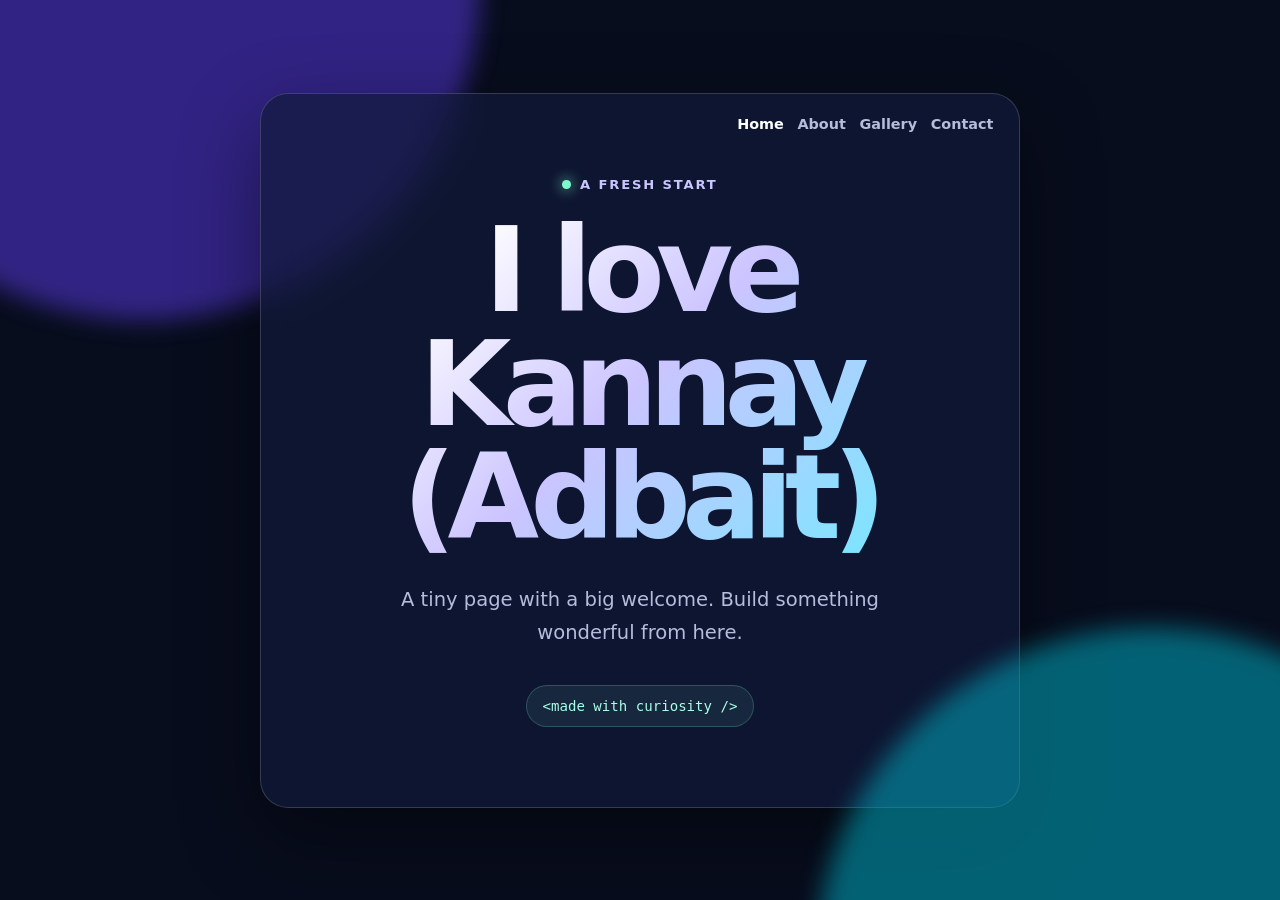
<file: index.html>
<!doctype html>
<html lang="en">
  <head>
    <meta charset="UTF-8" />
    <meta name="viewport" content="width=device-width, initial-scale=1.0" />
    <meta name="theme-color" content="#080d1d" />
    <title>I love kannaya !!</title>
    <style>
      :root {
        color-scheme: dark;
        --ink: #eef2ff;
        --muted: #b4bddb;
        --card: rgba(18, 26, 58, 0.7);
      }

      * { box-sizing: border-box; }

      body {
        min-height: 100vh;
        margin: 0;
        display: grid;
        place-items: center;
        overflow: hidden;
        font-family: Inter, ui-sans-serif, system-ui, -apple-system, BlinkMacSystemFont, "Segoe UI", sans-serif;
        color: var(--ink);
        background: #080d1d;
      }

      body::before,
      body::after {
        content: "";
        position: fixed;
        width: 42rem;
        height: 42rem;
        border-radius: 50%;
        filter: blur(12px);
        opacity: 0.55;
        pointer-events: none;
      }

      body::before { background: #5538d8; top: -22rem; left: -12rem; }
      body::after { background: #00a8bd; bottom: -25rem; right: -13rem; }

      main {
        position: relative;
        width: min(90vw, 760px);
        padding: clamp(2rem, 7vw, 5rem);
        text-align: center;
        border: 1px solid rgba(255, 255, 255, 0.16);
        border-radius: 28px;
        background: var(--card);
        backdrop-filter: blur(16px);
        box-shadow: 0 28px 80px rgba(0, 0, 0, 0.42);
      }

      nav {
        position: absolute;
        top: 1.4rem;
        right: 1.6rem;
        display: flex;
        gap: 0.85rem;
      }

      nav a {
        color: var(--muted);
        font-size: 0.9rem;
        font-weight: 650;
        text-decoration: none;
        transition: color 160ms ease;
      }

      nav a:hover, nav a[aria-current="page"] { color: #fff; }

      .eyebrow {
        display: inline-flex;
        align-items: center;
        gap: 0.55rem;
        margin: 0 0 1.4rem;
        color: #c9c5ff;
        font-size: 0.82rem;
        font-weight: 750;
        letter-spacing: 0.14em;
        text-transform: uppercase;
      }

      .eyebrow::before {
        content: "";
        width: 0.55rem;
        height: 0.55rem;
        border-radius: 50%;
        background: #7df9d0;
        box-shadow: 0 0 14px #7df9d0;
      }

      h1 {
        margin: 0;
        font-size: clamp(3.2rem, 11vw, 7.4rem);
        line-height: 0.96;
        letter-spacing: -0.075em;
        background: linear-gradient(135deg, #ffffff 15%, #cbc4ff 50%, #70eaff 100%);
        -webkit-background-clip: text;
        background-clip: text;
        color: transparent;
      }

      p {
        max-width: 34rem;
        margin: 1.75rem auto 0;
        color: var(--muted);
        font-size: clamp(1rem, 2.5vw, 1.22rem);
        line-height: 1.7;
      }

      .tag {
        display: inline-block;
        margin-top: 2.2rem;
        padding: 0.75rem 1rem;
        border: 1px solid rgba(125, 249, 208, 0.22);
        border-radius: 999px;
        color: #a8ffe6;
        background: rgba(125, 249, 208, 0.08);
        font-family: "SFMono-Regular", Consolas, monospace;
        font-size: 0.88rem;
      }
    </style>
  </head>
  <body>
    <main>
      <nav aria-label="Primary navigation">
        <a href="index.html" aria-current="page">Home</a>
        <a href="about.html">About</a>
        <a href="gallery.html">Gallery</a>
        <a href="contact.html">Contact</a>
      </nav>
      <div class="eyebrow">A fresh start</div>
      <h1>I love Kannay (Adbait)</h1>
      <p>A tiny page with a big welcome. Build something wonderful from here.</p>
      <span class="tag">&lt;made with curiosity /&gt;</span>
    </main>
  </body>
</html>
</file>
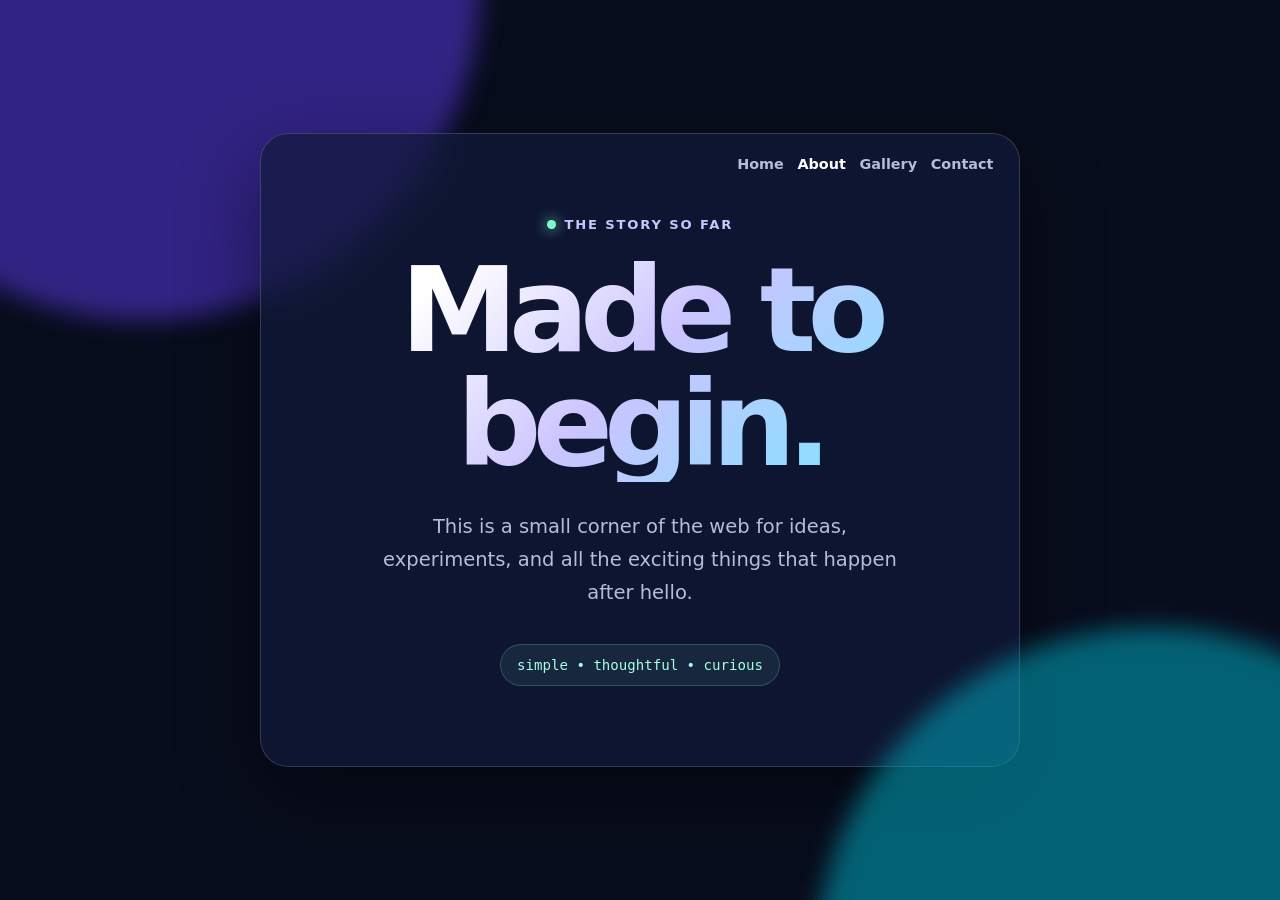
<file: about.html>
<!doctype html>
<html lang="en">
  <head>
    <meta charset="UTF-8" />
    <meta name="viewport" content="width=device-width, initial-scale=1.0" />
    <title>About | I love Kannay (Adbait) </title>
    <link rel="stylesheet" href="styles.css" />
  </head>
  <body>
    <main>
      <nav aria-label="Primary navigation">
        <a href="index.html">Home</a>
        <a href="about.html" aria-current="page">About</a>
        <a href="gallery.html">Gallery</a>
        <a href="contact.html">Contact</a>
      </nav>
      <div class="eyebrow">The story so far</div>
      <h1>Made to begin.</h1>
      <p>This is a small corner of the web for ideas, experiments, and all the exciting things that happen after hello.</p>
      <span class="tag">simple • thoughtful • curious</span>
    </main>
  </body>
</html>
</file>
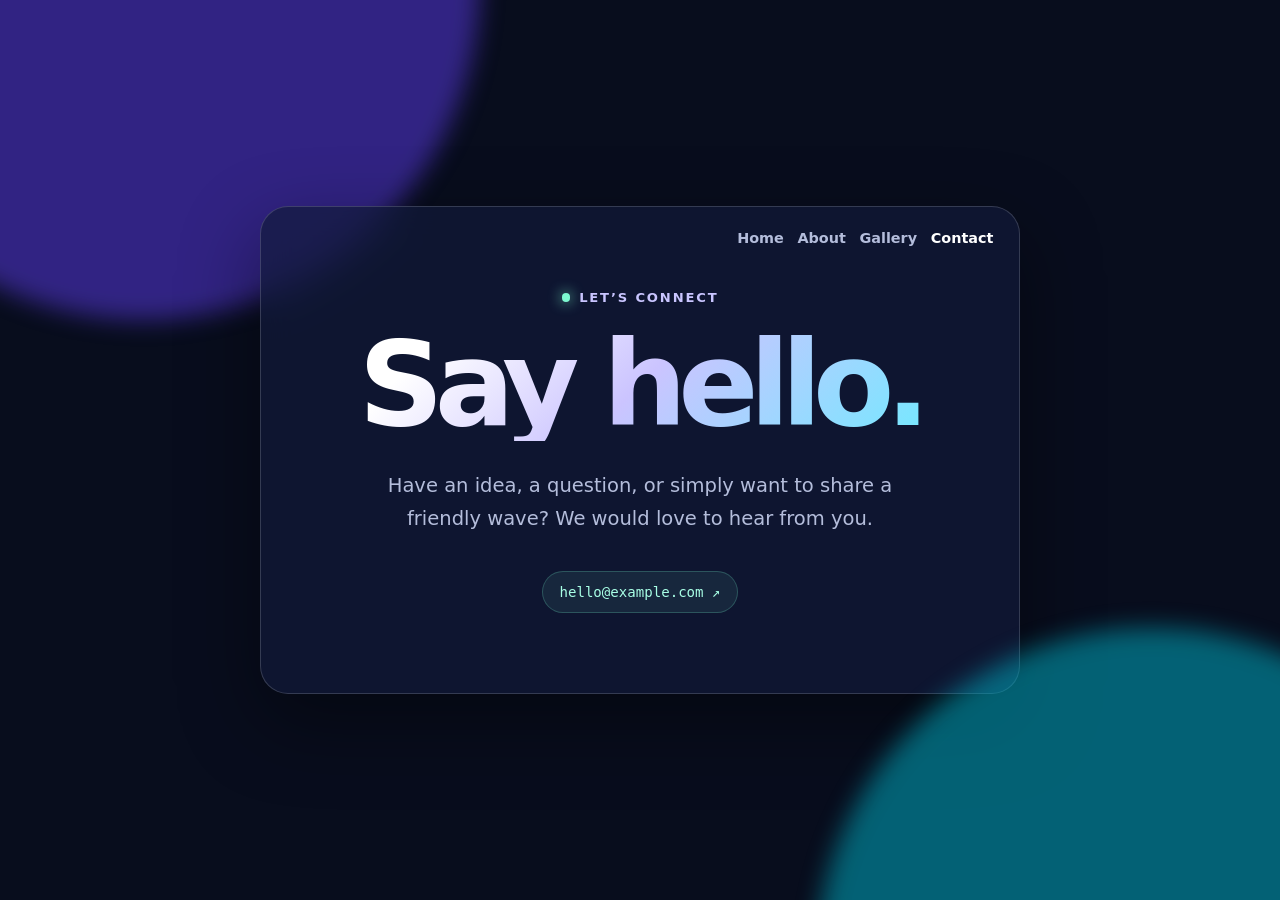
<file: contact.html>
<!doctype html>
<html lang="en">
  <head>
    <meta charset="UTF-8" />
    <meta name="viewport" content="width=device-width, initial-scale=1.0" />
    <title>Contact US | I love kannaya !!!!</title>
    <link rel="stylesheet" href="styles.css" />
  </head>
  <body>
    <main>
      <nav aria-label="Primary navigation">
        <a href="index.html">Home</a>
        <a href="about.html">About</a>
        <a href="gallery.html">Gallery</a>
        <a href="contact.html" aria-current="page">Contact</a>
      </nav>
      <div class="eyebrow">Let’s connect</div>
      <h1>Say hello.</h1>
      <p>Have an idea, a question, or simply want to share a friendly wave? We would love to hear from you.</p>
      <a class="tag" href="mailto:hello@example.com">hello@example.com ↗</a>
    </main>
  </body>
</html>
</file>
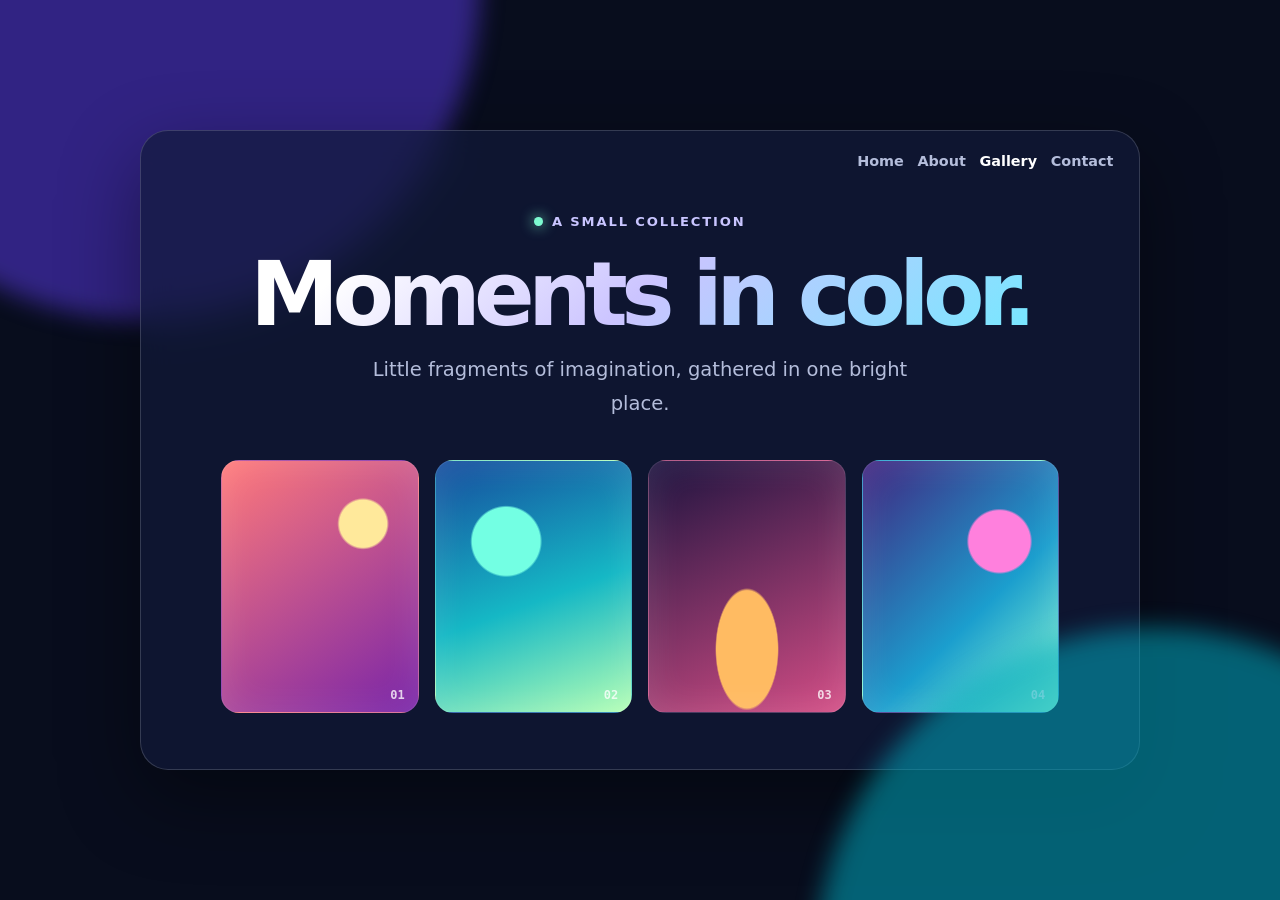
<file: gallery.html>
<!doctype html>
<html lang="en">
  <head>
    <meta charset="UTF-8" />
    <meta name="viewport" content="width=device-width, initial-scale=1.0" />
    <title>Gallery | Hello, World!</title>
    <link rel="stylesheet" href="styles.css" />
  </head>
  <body>
    <main class="gallery-page">
      <nav aria-label="Primary navigation">
        <a href="index.html">Home</a>
        <a href="about.html">About</a>
        <a href="gallery.html" aria-current="page">Gallery</a>
        <a href="contact.html">Contact</a>
      </nav>
      <div class="eyebrow">A small collection</div>
      <h1>Moments in color.</h1>
      <p>Little fragments of imagination, gathered in one bright place.</p>
      <section class="gallery-grid" aria-label="Abstract color gallery">
        <div class="art art-one"><span>01</span></div>
        <div class="art art-two"><span>02</span></div>
        <div class="art art-three"><span>03</span></div>
        <div class="art art-four"><span>04</span></div>
      </section>
    </main>
  </body>
</html>
</file>
<file: styles.css>
:root { color-scheme: dark; --ink: #eef2ff; --muted: #b4bddb; --card: rgba(18,26,58,.7); }
* { box-sizing: border-box; }
body { min-height: 100vh; margin: 0; display: grid; place-items: center; overflow: hidden; color: var(--ink); font-family: Inter, ui-sans-serif, system-ui, sans-serif; background: #080d1d; }
body::before, body::after { content: ""; position: fixed; width: 42rem; height: 42rem; border-radius: 50%; filter: blur(12px); opacity: .55; pointer-events: none; } body::before { top: -22rem; left: -12rem; background: #5538d8; } body::after { right: -13rem; bottom: -25rem; background: #00a8bd; }
main { position: relative; width: min(90vw,760px); padding: clamp(4rem,7vw,5rem) clamp(2rem,7vw,5rem); text-align: center; border: 1px solid rgba(255,255,255,.16); border-radius: 28px; background: var(--card); backdrop-filter: blur(16px); box-shadow: 0 28px 80px rgba(0,0,0,.42); }
nav { position: absolute; top: 1.4rem; right: 1.6rem; display: flex; gap: .85rem; } nav a { color: var(--muted); font-size: .9rem; font-weight: 650; text-decoration: none; } nav a:hover, nav a[aria-current="page"] { color: #fff; }
.eyebrow { display: inline-flex; align-items: center; gap: .55rem; margin: 0 0 1.4rem; color: #c9c5ff; font-size: .82rem; font-weight: 750; letter-spacing: .14em; text-transform: uppercase; }.eyebrow::before { content: ""; width: .55rem; height: .55rem; border-radius: 50%; background: #7df9d0; box-shadow: 0 0 14px #7df9d0; }
h1 { margin: 0; font-size: clamp(3.2rem,11vw,7.4rem); line-height: .96; letter-spacing: -.075em; background: linear-gradient(135deg,#fff 15%,#cbc4ff 50%,#70eaff 100%); -webkit-background-clip: text; background-clip: text; color: transparent; } p { max-width: 34rem; margin: 1.75rem auto 0; color: var(--muted); font-size: clamp(1rem,2.5vw,1.22rem); line-height: 1.7; }.tag { display: inline-block; margin-top: 2.2rem; padding: .75rem 1rem; border: 1px solid rgba(125,249,208,.22); border-radius: 999px; color: #a8ffe6; background: rgba(125,249,208,.08); font-family: Consolas,monospace; font-size: .88rem; text-decoration: none; }
.gallery-page { width: min(94vw,1000px); padding-bottom: clamp(2rem,5vw,3.5rem); }.gallery-page h1 { font-size: clamp(2.8rem,8vw,5.6rem); }.gallery-page p { margin-top: 1rem; }.gallery-grid { display: grid; grid-template-columns: repeat(4,1fr); gap: 1rem; margin-top: 2.5rem; }.art { position: relative; aspect-ratio: .78; overflow: hidden; border: 1px solid rgba(255,255,255,.16); border-radius: 18px; box-shadow: inset 0 0 36px rgba(255,255,255,.12); }.art span { position: absolute; right: .8rem; bottom: .65rem; color: rgba(255,255,255,.78); font: 700 .75rem Consolas,monospace; }.art-one { background: radial-gradient(circle at 72% 25%,#ffe99b 0 10%,transparent 11%),linear-gradient(145deg,#ff7a7a,#7824a8); }.art-two { background: radial-gradient(circle at 36% 32%,#73ffe3 0 16%,transparent 17%),linear-gradient(160deg,#164c9e,#15b8c5 55%,#b4ffb5); }.art-three { background: radial-gradient(ellipse at 50% 75%,#ffbb62 0 22%,transparent 23%),linear-gradient(155deg,#1d133f,#d34d85); }.art-four { background: radial-gradient(circle at 70% 32%,#ff80dd 0 14%,transparent 15%),linear-gradient(135deg,#412580,#1b9ece 60%,#8effcf); } @media (max-width:620px) { nav { left: 1.4rem; right: auto; gap: .65rem; } nav a { font-size: .78rem; }.gallery-grid { grid-template-columns: repeat(2,1fr); } }
</file>
